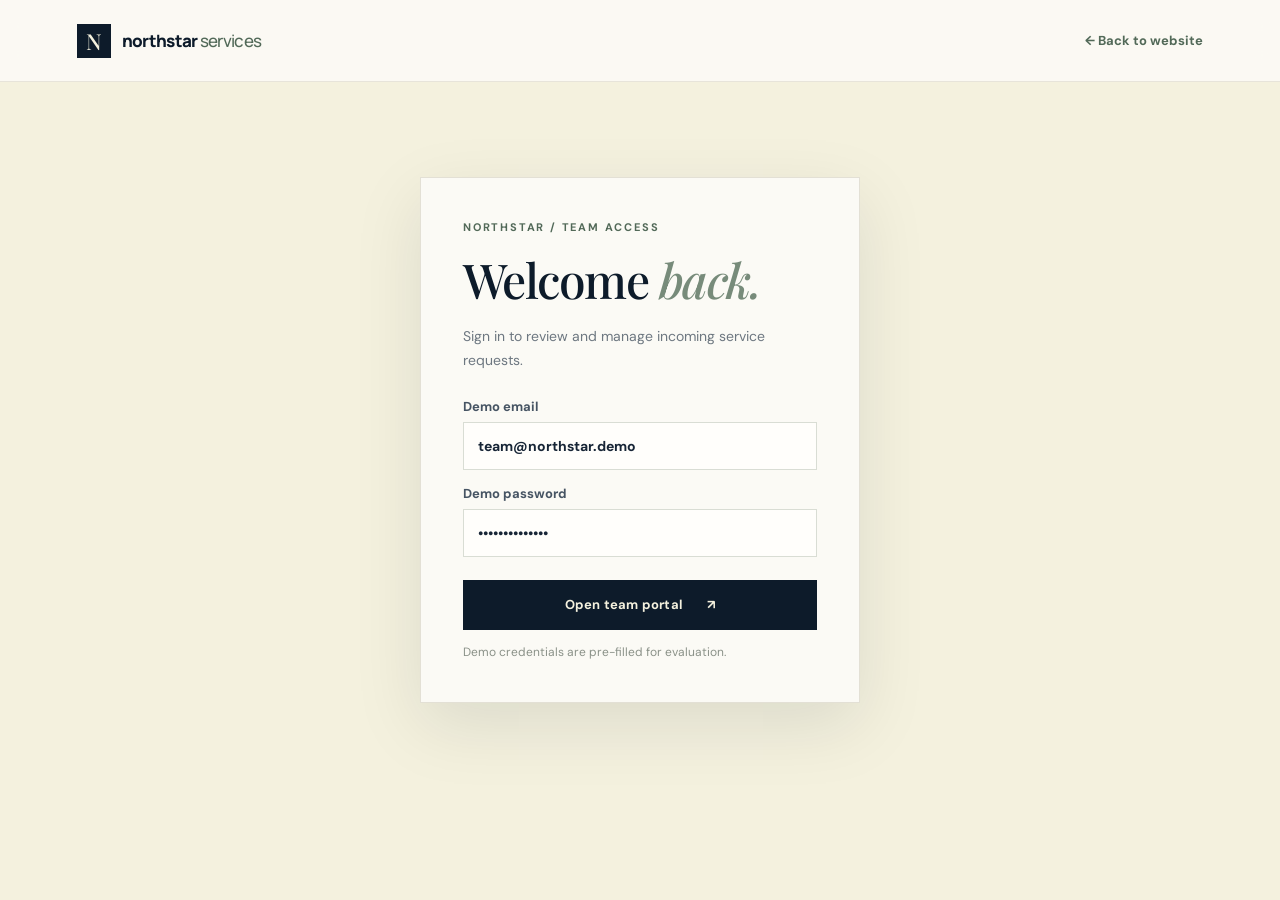
<file: admin.html>
<!DOCTYPE html>
<html lang="en">

<head>
  <meta charset="UTF-8">
  <meta name="viewport" content="width=device-width, initial-scale=1.0">
  <meta name="description" content="Northstar Services team request management demo.">
  <title>Team Portal — Northstar Services</title>
  <link rel="preconnect" href="https://fonts.googleapis.com">
  <link rel="preconnect" href="https://fonts.gstatic.com" crossorigin>
  <link
    href="https://fonts.googleapis.com/css2?family=DM+Sans:wght@400;500;600;700&family=Playfair+Display:ital,wght@0,500;0,600;0,700;1,500;1,600&family=Manrope:wght@400;500;600;700;800&display=swap"
    rel="stylesheet">
  <link rel="stylesheet" href="styles.css">
</head>

<body class="admin-body">
  <header class="site-header admin-header"><a class="brand" href="index.html"><span
        class="brand-mark">N</span><span>northstar<span class="brand-light"> services</span></span></a><a
      class="back-link" href="index.html">← Back to website</a></header>
  <main class="admin-main section-wrap">
    <section id="loginPanel" class="login-panel">
      <div class="eyebrow">NORTHSTAR / TEAM ACCESS</div>
      <h1>Welcome <em>back.</em></h1>
      <p>Sign in to review and manage incoming service requests.</p>
      <form id="loginForm"><label>Demo email<input name="email" type="email" required
            value="team@northstar.demo"></label><label>Demo password<input name="password" type="password" required
            value="NorthstarDemo1"></label><button class="btn btn-dark" type="submit">Open team portal
          <span>↗</span></button><small class="demo-note">Demo credentials are pre-filled for evaluation.</small>
        <div class="form-alert" id="loginAlert" role="alert"></div>
      </form>
    </section>
    <section id="dashboardPanel" hidden>
      <div class="admin-title-row">
        <div>
          <div class="eyebrow">NORTHSTAR / OPERATIONS</div>
          <h1>Request <em>overview.</em></h1>
          <p>Review enquiries and keep each request moving.</p>
        </div><button class="btn btn-outline" id="logoutBtn">Sign out</button>
      </div>
      <div class="stats-grid" id="statsGrid"></div>
      <div class="toolbar">
        <div class="search-box"><span>⌕</span><input id="adminSearch" type="search"
            placeholder="Search name, reference or service..." aria-label="Search requests"></div><select
          id="statusFilter" aria-label="Filter by status">
          <option value="all">All statuses</option>
          <option>New</option>
          <option>In Review</option>
          <option>In Progress</option>
          <option>Resolved</option>
          <option>Closed</option>
        </select><button class="btn btn-outline export-btn" id="exportBtn">Export CSV ↓</button>
      </div>
      <div class="table-wrap">
        <table>
          <thead>
            <tr>
              <th>REQUEST</th>
              <th>CUSTOMER</th>
              <th>SERVICE</th>
              <th>SUBMITTED</th>
              <th>STATUS</th>
              <th>ACTION</th>
            </tr>
          </thead>
          <tbody id="requestRows"></tbody>
        </table>
        <div id="emptyState" class="empty-state" hidden>No requests match your search.</div>
      </div>
    </section>
  </main>
  <div class="modal-backdrop" id="detailModal" hidden>
    <section class="modal detail-modal" role="dialog" aria-modal="true" aria-labelledby="detailTitle"><button
        class="modal-close" data-close-modal aria-label="Close request details">×</button>
      <div class="eyebrow">REQUEST DETAILS</div>
      <h2 id="detailTitle">Review <em>request.</em></h2>
      <div id="detailContent"></div>
    </section>
  </div>
  <div class="toast" id="toast" role="status" aria-live="polite"></div>
  <script src="app.js"></script>
</body>

</html>
</file>
<file: styles.css>
:root{--navy:#0D1B2A;--midnight:#1B263B;--slate:#415A77;--sage:#778B7A;--sage-dark:#526958;--beige:#D4C4AB;--cream:#F4F1DE;--paper:#fbfaf5;--white:#fffefb;--ink:#172536;--muted:#6d7780;--line:#e3e0d5;--serif:'Playfair Display',Georgia,serif;--sans:'DM Sans',sans-serif;--display:'Manrope',sans-serif;--shadow:0 22px 65px rgba(13,27,42,.10)}
*{box-sizing:border-box}html{scroll-behavior:smooth;scroll-padding-top:90px}body{margin:0;background:var(--paper);color:var(--ink);font-family:var(--sans);-webkit-font-smoothing:antialiased}button,input,select,textarea{font:inherit}button,a{-webkit-tap-highlight-color:transparent}a{color:inherit;text-decoration:none}button{cursor:pointer}button:focus-visible,a:focus-visible,input:focus-visible,select:focus-visible,textarea:focus-visible{outline:3px solid #778b7a80;outline-offset:3px} [hidden]{display:none!important}.section-wrap{width:min(1160px,88%);margin-inline:auto}
.announcement{background:var(--navy);color:#e9e7dc;text-align:center;padding:10px 16px;font-size:9px;letter-spacing:1.8px;font-weight:700}.announcement span{color:#b9c6b6;letter-spacing:.5px;margin-left:12px;font-weight:400}.site-header{height:82px;padding:0 6%;display:flex;align-items:center;justify-content:space-between;background:#fbfaf5ed;backdrop-filter:blur(14px);border-bottom:1px solid #e7e4da;position:sticky;top:0;z-index:20}.brand{display:flex;align-items:center;gap:11px;font-family:var(--display);font-size:17px;font-weight:800;letter-spacing:-.7px;color:var(--navy)}.brand-mark{height:34px;width:34px;display:grid;place-items:center;background:var(--navy);color:var(--cream);font-family:var(--serif);font-size:22px;font-weight:500}.brand-light{font-weight:500;color:var(--sage-dark)}.main-nav{display:flex;align-items:center;gap:36px}.main-nav>a{font-size:11px;color:#4d5966;transition:color .2s}.main-nav>a:hover{color:var(--sage-dark)}.main-nav .nav-cta{background:var(--navy);color:var(--cream);padding:13px 18px}.nav-cta span{margin-left:14px}.menu-toggle{display:none;border:0;background:none;font-size:22px;color:var(--navy)}
.hero{display:grid;grid-template-columns:1fr .92fr;gap:8%;align-items:center;min-height:650px;padding-top:65px;padding-bottom:70px}.eyebrow{font-size:9px;letter-spacing:2.1px;font-weight:700;color:var(--sage-dark)}.eyebrow-line{display:inline-block;width:27px;height:1px;background:var(--sage);vertical-align:middle;margin-right:9px}.hero h1,.section-heading h2,.process-inner h2,.about-copy h2,.contact-inner h2{font-family:var(--serif);font-weight:500;letter-spacing:-2.2px;line-height:1.08}.hero h1{font-size:clamp(54px,6.1vw,82px);color:var(--navy);margin:25px 0 22px}.hero h1 em,.section-heading h2 em,.process-inner h2 em,.about-copy h2 em,.contact-inner h2 em,.modal h2 em,.login-panel h1 em,.admin-title-row h1 em,.submission-success h3 em{font-weight:500;color:var(--sage);font-style:italic}.hero-text{max-width:450px;color:#66717a;font-size:14px;line-height:1.95}.hero-actions{display:flex;gap:12px;flex-wrap:wrap;margin-top:30px}.btn{min-height:48px;display:inline-flex;align-items:center;justify-content:center;gap:25px;padding:0 21px;border:1px solid transparent;font-size:10px;font-weight:700;letter-spacing:.2px;transition:transform .2s,background .2s,border .2s}.btn:hover{transform:translateY(-2px)}.btn-dark{background:var(--navy);color:var(--cream)}.btn-dark:hover{background:var(--slate)}.btn-outline{background:transparent;border-color:#c8c9bf;color:var(--navy)}.btn-outline:hover{border-color:var(--sage);background:#778b7a0c}.btn-light{background:var(--cream);color:var(--navy)}.btn-large{min-height:56px;padding-inline:25px}.hero-proof{display:flex;align-items:center;gap:14px;margin-top:43px}.avatar-stack{display:flex}.avatar-stack span{height:31px;width:31px;border-radius:50%;display:grid;place-items:center;background:var(--beige);border:2px solid var(--paper);margin-left:-7px;color:var(--navy);font-size:9px;font-weight:700}.avatar-stack span:first-child{margin-left:0;background:var(--sage);color:white}.avatar-stack span:last-child{background:var(--midnight);color:white}.hero-proof p{font-size:10px;line-height:1.6;color:#7b858b;margin:0}.hero-proof strong{color:var(--navy);font-size:11px}.hero-art{height:480px;position:relative;padding:0 0 28px 28px}.hero-art:before{content:"";position:absolute;left:0;top:28px;right:28px;bottom:0;border:1px solid var(--beige)}.hero-image{position:absolute;inset:0 0 28px 28px;background:linear-gradient(180deg,#0d1b2a00 55%,#0d1b2a42),url('https://images.unsplash.com/photo-1600607687939-ce8a6c25118c?auto=format&fit=crop&w=1200&q=88') center/cover}.image-note{position:absolute;left:-12px;bottom:0;background:var(--cream);padding:18px 22px;display:flex;align-items:center;gap:13px;box-shadow:var(--shadow)}.note-icon{height:35px;width:35px;display:grid;place-items:center;background:var(--sage);color:white;font-size:18px}.image-note strong,.image-note small{display:block}.image-note strong{font-family:var(--serif);font-size:15px;font-weight:500;color:var(--navy)}.image-note small{font-size:9px;color:#737b78;margin-top:4px}.hero-index{position:absolute;right:12px;bottom:4px;color:var(--navy);font-size:10px;font-weight:700;letter-spacing:1px}.hero-index span{color:#9b9e94;font-weight:400}
.trust-strip{background:var(--navy);padding:27px 7%;display:grid;grid-template-columns:repeat(4,1fr);gap:20px}.trust-strip div{display:flex;align-items:center;gap:14px;border-right:1px solid #ffffff24}.trust-strip div:last-child{border:0}.trust-strip strong{font-family:var(--serif);font-size:22px;color:var(--beige);font-weight:500}.trust-strip span{font-size:10px;color:#d2d7d2}.services-section{padding-top:105px;padding-bottom:110px}.section-heading{display:flex;justify-content:space-between;align-items:end;gap:30px;margin-bottom:38px}.section-heading h2,.about-copy h2{font-size:clamp(39px,4.3vw,55px);color:var(--navy);margin:15px 0 0}.section-heading>p{max-width:330px;color:var(--muted);font-size:12px;line-height:1.9;margin:0 0 4px}.service-grid{display:grid;grid-template-columns:repeat(3,1fr);gap:17px}.service-card{min-height:240px;padding:26px;background:var(--white);border:1px solid var(--line);display:flex;flex-direction:column;transition:transform .25s,box-shadow .25s,border-color .25s}.service-card:hover{transform:translateY(-5px);box-shadow:var(--shadow);border-color:#c4cbbb}.service-top{display:flex;justify-content:space-between;align-items:center;margin-bottom:24px}.service-icon{width:43px;height:43px;display:grid;place-items:center;background:#e9ede6;color:var(--sage-dark);font-size:21px}.service-number{font-size:10px;color:#a1a69d;letter-spacing:1px}.service-card h3{font-family:var(--serif);font-size:21px;font-weight:500;margin:0 0 9px;color:var(--navy)}.service-card p{font-size:11px;line-height:1.85;color:var(--muted);margin:0 0 20px}.service-card button{border:0;border-top:1px solid var(--line);padding:15px 0 0;background:none;text-align:left;font-size:10px;font-weight:700;cursor:pointer;margin-top:auto;color:var(--sage-dark)}.service-card button span{float:right;font-size:16px}
.process-section{background:var(--midnight);color:var(--cream);padding:100px 0}.process-inner{display:grid;grid-template-columns:.85fr 1.15fr;gap:12%;align-items:center}.eyebrow-light{color:#c4d0bf}.process-inner h2,.contact-inner h2{font-size:clamp(43px,5vw,62px);margin:20px 0}.process-inner h2 em{color:#b8c8b5}.process-intro{color:#c0c8c6;max-width:310px;font-size:12px;line-height:1.9;margin-bottom:30px}.steps{border-top:1px solid #ffffff2c}.step{display:grid;grid-template-columns:55px 1fr;gap:16px;padding:24px 0;border-bottom:1px solid #ffffff2c}.step>span{font-family:var(--serif);font-size:23px;color:var(--beige)}.step h3{font-family:var(--serif);font-weight:500;font-size:18px;margin:0 0 6px}.step p{font-size:11px;line-height:1.8;color:#c0c8c6;margin:0;max-width:420px}.about-section{display:grid;grid-template-columns:1fr 1fr;gap:10%;align-items:center;padding-top:110px;padding-bottom:110px}.about-photo{height:420px;background:linear-gradient(0deg,#0d1b2a70,#0d1b2a00 60%),url('https://images.unsplash.com/photo-1600210492486-724fe5c67fb0?auto=format&fit=crop&w=1000&q=85') center/cover;position:relative}.about-photo span{position:absolute;bottom:22px;left:24px;color:white;font-size:9px;letter-spacing:2px}.about-copy h2{margin:17px 0 22px}.about-copy p{font-size:12px;color:var(--muted);line-height:2}.text-link{display:inline-block;margin-top:15px;padding-bottom:7px;border-bottom:1px solid var(--sage);font-size:11px;font-weight:700}.text-link span{margin-left:15px}.contact-section{background:var(--beige);padding:72px 0}.contact-inner{display:flex;align-items:center;justify-content:space-between}.contact-inner .eyebrow{color:var(--sage-dark)}.contact-inner h2{margin:14px 0;font-size:52px;color:var(--navy)}.contact-inner h2 em{color:var(--sage-dark)}.contact-inner p{font-size:12px;color:#4d5a57;margin:0}.site-footer{padding:43px 6% 22px;background:#eeecdf}.brand-footer{font-size:17px}.site-footer>p{font-size:10px;color:var(--muted);margin:14px 0 35px}.footer-bottom{border-top:1px solid #d9d6c9;padding-top:18px;display:flex;justify-content:space-between;gap:20px;font-size:10px;color:#737c78}.footer-bottom div{display:flex;gap:22px}
.modal-backdrop{position:fixed;inset:0;background:#0d1b2ae8;z-index:50;display:grid;place-items:center;padding:20px;overflow-y:auto;backdrop-filter:blur(5px)}.modal-backdrop[hidden]{display:none}.modal{width:min(650px,100%);max-height:calc(100vh - 40px);overflow-y:auto;background:var(--paper);padding:42px;position:relative;box-shadow:0 25px 80px #0005}.modal-close{position:absolute;right:20px;top:16px;border:0;background:none;font-size:27px;cursor:pointer;color:#667066}.modal h2{font-family:var(--serif);font-weight:500;font-size:43px;letter-spacing:-1.5px;color:var(--navy);margin:12px 0}.modal-intro{font-size:11px;color:var(--muted);margin-bottom:25px;line-height:1.7}.form-grid{display:grid;grid-template-columns:1fr 1fr;gap:16px}.modal label,.login-panel label{display:block;font-size:10px;font-weight:700;color:#465463}.modal input,.modal select,.modal textarea,.login-panel input{width:100%;display:block;margin-top:7px;padding:13px;background:var(--white);border:1px solid #d9ddd4;outline:none;color:var(--ink);font-size:11px;border-radius:0}.modal input:focus,.modal select:focus,.modal textarea:focus,.login-panel input:focus{border-color:var(--sage-dark);box-shadow:0 0 0 3px #778b7a24}.modal textarea{resize:vertical}.full-field{grid-column:1/-1}.field-error{display:block;color:#a3473c;font-size:9px;font-weight:500;min-height:13px;margin-top:3px}.form-foot{display:flex;align-items:center;justify-content:space-between;gap:15px;margin-top:22px}.form-foot p{font-size:9px;color:var(--muted);max-width:220px;margin:0}.form-alert{font-size:10px;color:#a3473c;margin-top:12px}.form-alert:empty{display:none}.track-modal{width:min(500px,100%)}.track-modal form label{margin-bottom:15px}.track-modal form .btn{margin-top:7px}.track-result{margin-top:22px;padding:22px;background:#fffefb;border:1px solid var(--line);border-top:3px solid var(--sage)}.track-result-top{display:flex;justify-content:space-between;align-items:center;gap:12px}.track-kicker,.track-reference span,.success-meta span,.team-update>span{font-size:8px;letter-spacing:1.6px;font-weight:700;color:var(--sage-dark)}.track-result h3{font-family:var(--serif);font-size:23px;font-weight:500;color:var(--navy);margin:15px 0}.status-pill{display:inline-block;padding:6px 10px;background:#e8ede5;color:#536a55;font-size:9px;font-weight:700;letter-spacing:.3px}.status-new{background:#e9eee7;color:#526958}.status-in-review{background:#f0eadc;color:#806b43}.status-in-progress{background:#e6edf3;color:#415a77}.status-resolved,.status-closed{background:#e8ede5;color:#526958}.track-reference{background:var(--cream);padding:13px 15px;display:flex;justify-content:space-between;align-items:center;margin:14px 0}.track-reference strong{font-family:var(--display);font-size:13px;letter-spacing:1px;color:var(--navy)}.track-message{font-size:11px;line-height:1.8;color:#596671}.track-details{display:grid;grid-template-columns:1fr 1fr;border-top:1px solid var(--line);margin-top:15px;padding-top:13px}.track-details p{margin:0}.track-details span,.track-details strong{display:block;font-size:9px}.track-details span{color:#89918c;margin-bottom:5px}.track-details strong{color:var(--navy)}.team-update{margin-top:15px;padding:13px;background:#f0f2eb}.team-update p{font-size:10px;line-height:1.7;margin:6px 0 0;color:#53605b}.submission-success{text-align:center;padding:12px 0 0}.success-mark{height:54px;width:54px;display:grid;place-items:center;border-radius:50%;background:#e5ece3;color:var(--sage-dark);font-size:25px;margin:0 auto 17px}.submission-success h3{font-family:var(--serif);font-size:37px;font-weight:500;color:var(--navy);margin:9px 0}.success-copy{max-width:390px;margin:0 auto 22px;font-size:11px;line-height:1.8;color:var(--muted)}.reference-panel{background:var(--navy);padding:20px;color:var(--cream);display:flex;flex-direction:column;align-items:center;gap:9px}.reference-panel>span{font-size:8px;letter-spacing:2px;color:#c2cbbf}.reference-panel strong{font-family:var(--display);font-size:27px;letter-spacing:2px;color:white}.copy-reference{border:1px solid #ffffff55;background:transparent;color:var(--cream);padding:9px 14px;font-size:9px;font-weight:700}.reference-help{font-size:10px;line-height:1.7;color:#707b7a;max-width:380px;margin:16px auto}.success-meta{display:flex;justify-content:space-between;align-items:center;background:#e9ede6;padding:13px 15px;margin:18px 0;text-align:left}.success-meta strong{font-size:10px;color:var(--sage-dark)}.success-meta i{display:inline-block;width:7px;height:7px;border-radius:50%;background:var(--sage);margin-right:6px}.success-done{width:100%}.toast{position:fixed;right:24px;bottom:24px;background:var(--navy);color:white;padding:13px 18px;font-size:11px;box-shadow:0 8px 30px #0002;z-index:100;opacity:0;transform:translateY(12px);transition:.25s;pointer-events:none}.toast.show{opacity:1;transform:translateY(0)}
/* Team portal */.admin-body{min-height:100vh;background:var(--cream)}.admin-header{position:static}.back-link{font-size:10px;color:var(--sage-dark);font-weight:700}.admin-main{padding-top:70px;padding-bottom:90px}.login-panel{max-width:440px;margin:25px auto;background:var(--paper);padding:42px;border:1px solid var(--line);box-shadow:var(--shadow)}.login-panel h1,.admin-title-row h1{font-family:var(--serif);font-size:48px;font-weight:500;letter-spacing:-1.5px;color:var(--navy);margin:13px 0}.login-panel>p,.admin-title-row p{font-size:11px;color:var(--muted);margin-bottom:25px;line-height:1.7}.login-panel label{margin-bottom:15px}.login-panel .btn{width:100%;margin-top:8px}.demo-note{display:block;color:#8a9188;font-size:9px;margin-top:14px}.admin-title-row{display:flex;justify-content:space-between;align-items:center;margin-bottom:30px}.admin-title-row p{margin:0}.stats-grid{display:grid;grid-template-columns:repeat(4,1fr);gap:14px;margin-bottom:27px}.stat-card{background:var(--paper);border:1px solid var(--line);padding:20px}.stat-card span{display:block;font-size:9px;color:var(--muted)}.stat-card strong{display:block;font-family:var(--serif);font-size:34px;font-weight:500;color:var(--navy);margin-top:7px}.toolbar{display:flex;gap:10px;margin-bottom:15px}.search-box{display:flex;align-items:center;gap:8px;flex:1;background:var(--paper);border:1px solid var(--line);padding:0 13px}.search-box span{font-size:20px;color:#8c968b}.search-box input{border:0;outline:0;background:transparent;width:100%;min-width:0;padding:12px 0;font-size:10px}.toolbar select{border:1px solid var(--line);background:var(--paper);padding:0 12px;font-size:10px;color:var(--ink)}.export-btn{white-space:nowrap}.table-wrap{background:var(--paper);border:1px solid var(--line);overflow-x:auto}table{width:100%;border-collapse:collapse;text-align:left;min-width:760px}th{font-size:8px;letter-spacing:1.2px;color:#7d8985;background:#eeecdf;padding:14px 17px}td{font-size:10px;padding:16px 17px;border-top:1px solid #ecece5}td strong{display:block;font-size:10px;color:var(--navy)}td small{display:block;color:#899087;font-size:9px}.table-action{border:0;background:none;color:var(--sage-dark);font-size:9px;font-weight:700;cursor:pointer}.empty-state{text-align:center;padding:35px;color:var(--muted);font-size:11px}.admin-footnote{font-size:9px;color:#92988f;margin-top:15px}.detail-modal{width:min(580px,100%)}.detail-list{display:grid;grid-template-columns:1fr 1fr;gap:14px;margin:20px 0}.detail-item{background:#eeecdf;padding:12px}.detail-item span{display:block;color:#858d82;font-size:8px;text-transform:uppercase;letter-spacing:1px}.detail-item strong{display:block;font-size:10px;margin-top:4px;overflow-wrap:anywhere;color:var(--navy)}.detail-wide{grid-column:1/-1}.detail-modal label{margin:15px 0}.detail-modal .btn{margin-top:10px}.status-select{max-width:100%}
@media(max-width:850px){.hero{gap:4%;min-height:570px}.hero-art{height:400px}.main-nav{gap:20px}.trust-strip{padding-inline:6%}.trust-strip div{gap:8px}.trust-strip span{font-size:9px}.process-inner{gap:7%}.about-section{gap:7%}}
@media(max-width:650px){.announcement{font-size:8px;line-height:1.7}.announcement span{display:block;margin:2px 0 0}.site-header{height:70px}.menu-toggle{display:block}.main-nav{display:none;position:absolute;top:70px;left:0;right:0;padding:18px 6%;background:var(--paper);border-bottom:1px solid var(--line);flex-direction:column;align-items:stretch;gap:16px}.main-nav.open{display:flex}.main-nav .nav-cta{display:flex;justify-content:space-between}.hero{grid-template-columns:1fr;padding-top:55px;padding-bottom:55px;gap:40px}.hero h1{font-size:55px}.hero-art{height:340px;margin-left:10px}.trust-strip{grid-template-columns:1fr 1fr;padding:20px 7%;row-gap:16px}.trust-strip div:nth-child(2){border:0}.services-section{padding-top:75px;padding-bottom:78px}.section-heading{display:block}.section-heading>p{margin-top:15px}.service-grid{grid-template-columns:1fr}.service-card{min-height:205px}.process-section{padding:75px 0}.process-inner{grid-template-columns:1fr;gap:45px}.about-section{grid-template-columns:1fr;padding-top:75px;padding-bottom:75px;gap:35px}.about-photo{height:310px}.contact-inner{align-items:flex-start;flex-direction:column;gap:25px}.contact-inner h2{font-size:47px}.footer-bottom{flex-direction:column}.footer-bottom div{flex-wrap:wrap}.modal{padding:34px 22px}.modal h2{font-size:36px}.form-grid{grid-template-columns:1fr}.full-field{grid-column:auto}.form-foot{align-items:flex-start;flex-direction:column}.form-foot p{max-width:none}.admin-main{padding-top:40px}.login-panel{padding:30px 23px}.stats-grid{grid-template-columns:1fr 1fr}.toolbar{flex-wrap:wrap}.search-box{flex-basis:100%;min-height:43px}.toolbar select{min-height:43px;flex:1}.export-btn{min-height:43px}.admin-title-row{align-items:flex-start;gap:15px}.admin-title-row h1{font-size:38px}.admin-title-row .btn{padding-inline:12px;min-height:40px}.detail-list{grid-template-columns:1fr}.detail-wide{grid-column:auto}.success-meta{align-items:flex-start;flex-direction:column;gap:8px}.reference-panel strong{font-size:24px}}
@media(prefers-reduced-motion:reduce){*,*:before,*:after{scroll-behavior:auto!important;transition:none!important;animation:none!important}}


/* Refinement pass 03 — image-led services, clearer team access and readable type */
body{font-size:16px}
.announcement{font-size:11px;letter-spacing:1.5px;padding:12px 16px}
.main-nav>a{font-size:14px}
.main-nav{gap:30px}
.main-nav .team-nav{border:1px solid #aeb8ac;padding:12px 17px;color:var(--navy);font-weight:700;transition:background .2s,color .2s}
.main-nav .team-nav:hover{background:#e9ede6;color:var(--navy)}
.main-nav .nav-cta{font-size:14px;padding:13px 19px}
.eyebrow{font-size:11px;letter-spacing:1.8px}
.hero-text{font-size:16px;line-height:1.85}
.btn{font-size:13px;min-height:50px}
.hero-proof p{font-size:13px}.hero-proof strong{font-size:14px}
.trust-strip span{font-size:13px}
.section-heading>p{font-size:15px;line-height:1.8}
.services-section{padding-top:100px;padding-bottom:112px}
.section-heading{margin-bottom:42px}
.service-grid{grid-template-columns:repeat(3,minmax(0,1fr));gap:24px}
.service-card{padding:0;min-height:0;background:var(--white);border:1px solid #e2dfd4;overflow:hidden;display:flex;flex-direction:column;transition:transform .3s,box-shadow .3s,border-color .3s}
.service-card:hover{transform:translateY(-6px);box-shadow:0 22px 48px rgba(13,27,42,.13);border-color:#bdc7b9}
.service-photo{height:205px;position:relative;overflow:hidden;background:#e5e3d9}
.service-photo:after{content:"";position:absolute;inset:45% 0 0;background:linear-gradient(0deg,rgba(13,27,42,.34),transparent)}
.service-photo img{width:100%;height:100%;object-fit:cover;display:block;transition:transform .6s}
.service-card:hover .service-photo img{transform:scale(1.045)}
.service-number{position:absolute;z-index:1;right:16px;top:15px;background:rgba(244,241,222,.94);color:var(--navy);padding:7px 10px;font-size:12px;letter-spacing:1px;font-weight:700}
.service-card-copy{padding:24px 25px 25px;display:flex;flex-direction:column;flex:1;min-height:220px}
.service-category{font-size:11px;letter-spacing:1.8px;font-weight:700;color:var(--sage-dark);margin-bottom:10px}
.service-card h3{font-size:25px;line-height:1.2;margin:0 0 11px}
.service-card p{font-size:14px;line-height:1.8;color:#66717a;margin:0 0 22px}
.service-card button{border:0;border-top:1px solid var(--line);padding:15px 0 0;background:none;text-align:left;font-size:14px;font-weight:700;cursor:pointer;margin-top:auto;color:var(--navy);letter-spacing:.1px}
.service-card button:after{content:"";display:block;width:36px;height:1px;background:var(--sage);margin-top:8px;transition:width .25s}
.service-card button:hover:after{width:72px}
.process-intro{font-size:15px;line-height:1.85}
.step h3{font-size:21px}.step p{font-size:14px;line-height:1.8}
.about-copy p{font-size:15px;line-height:1.85}.text-link{font-size:14px}
.contact-inner p{font-size:15px}
.site-footer>p{font-size:13px}
.footer-bottom{font-size:13px;align-items:center}.footer-bottom div{gap:26px}
.footer-team-link{font-weight:700;color:var(--sage-dark);border-bottom:1px solid #aab7a6;padding-bottom:4px}
.modal label,.login-panel label{font-size:13px}
.modal input,.modal select,.modal textarea,.login-panel input{font-size:14px;padding:14px}
.modal-intro{font-size:14px;line-height:1.7}.field-error{font-size:12px}.form-foot p{font-size:12px}.form-alert{font-size:13px}
.track-result h3{font-size:27px}.track-message{font-size:14px}.track-reference span{font-size:10px}.track-reference strong{font-size:16px}
.success-copy{font-size:14px}.reference-panel>span{font-size:10px}.reference-help{font-size:13px}.success-meta span,.success-meta strong{font-size:12px}
.login-panel>p,.admin-title-row p{font-size:14px}.back-link{font-size:13px}.demo-note{font-size:12px}
.stat-card span{font-size:12px}.toolbar select,.search-box input{font-size:13px}th{font-size:11px}td{font-size:13px}td strong{font-size:13px}td small{font-size:11px}.table-action{font-size:12px}.empty-state{font-size:14px}.admin-footnote{font-size:12px}.detail-item span{font-size:10px}.detail-item strong{font-size:13px}
@media(max-width:850px){.service-grid{grid-template-columns:repeat(2,minmax(0,1fr))}.main-nav{gap:16px}.main-nav>a{font-size:13px}}
@media(max-width:650px){.main-nav>a{font-size:15px}.main-nav .team-nav{text-align:center}.service-grid{grid-template-columns:1fr;gap:20px}.service-photo{height:220px}.service-card-copy{min-height:0}.service-card h3{font-size:24px}.service-card p{font-size:15px}.trust-strip span{font-size:12px}.footer-bottom{font-size:12px}.footer-bottom div{gap:17px}.footer-team-link{display:inline-block}}

.contact-actions{display:flex;align-items:center;gap:26px;flex-wrap:wrap}.contact-team-link{font-size:14px;font-weight:700;color:var(--navy);border-bottom:1px solid #899b8c;padding:0 0 7px}.contact-team-link span{margin-left:12px;color:var(--sage-dark)}
@media(max-width:650px){.contact-actions{align-items:flex-start;flex-direction:column;gap:18px}}
</file>
